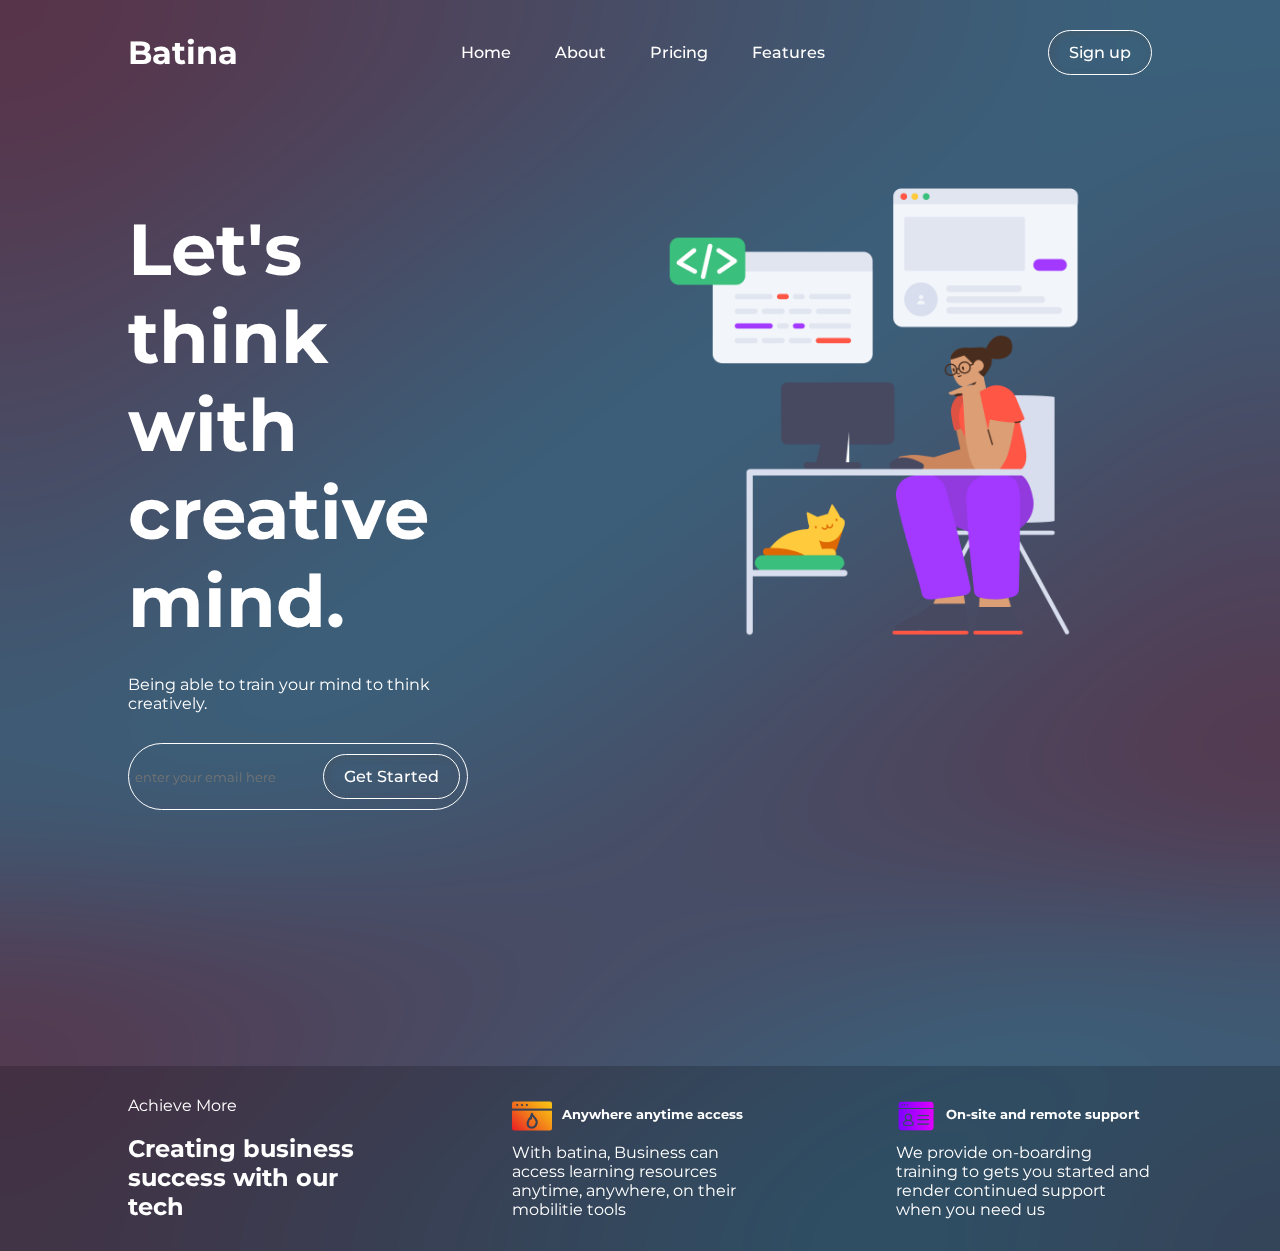
<file: reproductionMaquettes/Batina/index.html>
<!DOCTYPE html>
<html lang="fr">

<head>
    <meta charset="utf-8">
    <title>Batina</title>
    <link href="assets/css/index.css" rel="stylesheet">
    <link rel="preconnect" href="https://fonts.googleapis.com">
    <link rel="preconnect" href="https://fonts.gstatic.com" crossorigin>
    <link href="https://fonts.googleapis.com/css2?family=Montserrat:wght@500&display=swap" rel="stylesheet">
</head>


<body>
    <header>
        <h1 class="logo">Batina</h1>
      <nav>
          <ul class="nav_links">
              <li><a href="">Home</a></li>
              <li><a href="" >About</a></li>
              <li><a href="" >Pricing</a></li>
              <li><a href="" >Features</a></li>
          </ul>
      </nav>
        <a href="" class="cta"><button >Sign up</button></a>
    </header>
    <img class="body_image" src="assets/images/Work%20at%20home.png">
    <h1 class="title">Let's think with creative mind.</h1>
    <p class="description">Being able to train your mind to think creatively.</p>
        <div class="input">
            <input class="email_input" placeholder="enter your email here"> <a href="" class="cta"><button>Get Started</button></a>
            </input>
        </div>

<section class="section1">
    <div class="block1">
        <p>Achieve More</p> <br>
        <h2>Creating business success with our tech</h2>
    </div>

    <div class="block2">
        <img class="section1_image" src="assets/images/la-toile.png" alt="latoile">
        <h5 class="block_title"> Anywhere anytime access</h5>
        <p class="block_description">With batina, Business can access learning resources anytime, anywhere, on their mobilitie tools </p>
    </div>

    <div class="block2">
        <img class="section1_image" src="assets/images/site-internet.png" alt="site_internet">
        <h5 class="block_title">On-site and remote support </h5>
        <p class="block_description">We provide on-boarding training to gets you started and render continued support when you need us </p>
    </div>
</section>
</body>

</html>
</file>
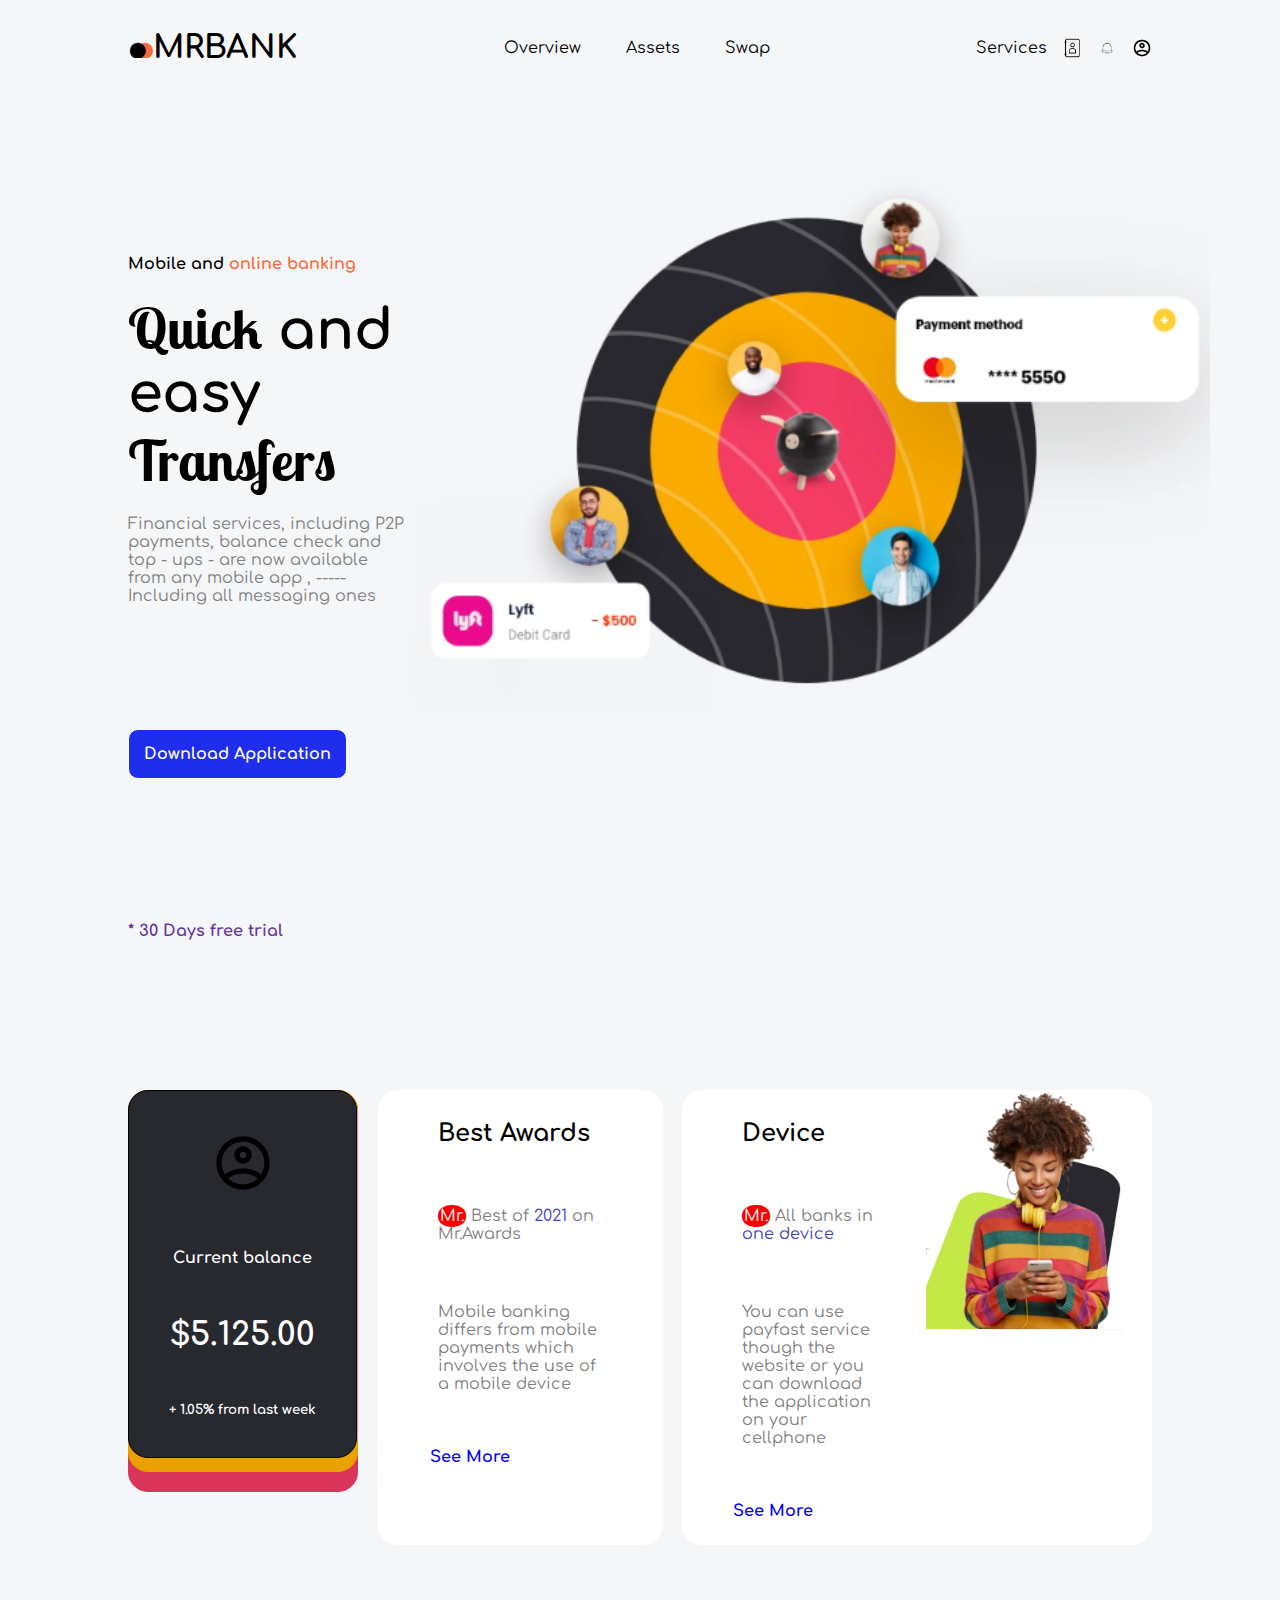
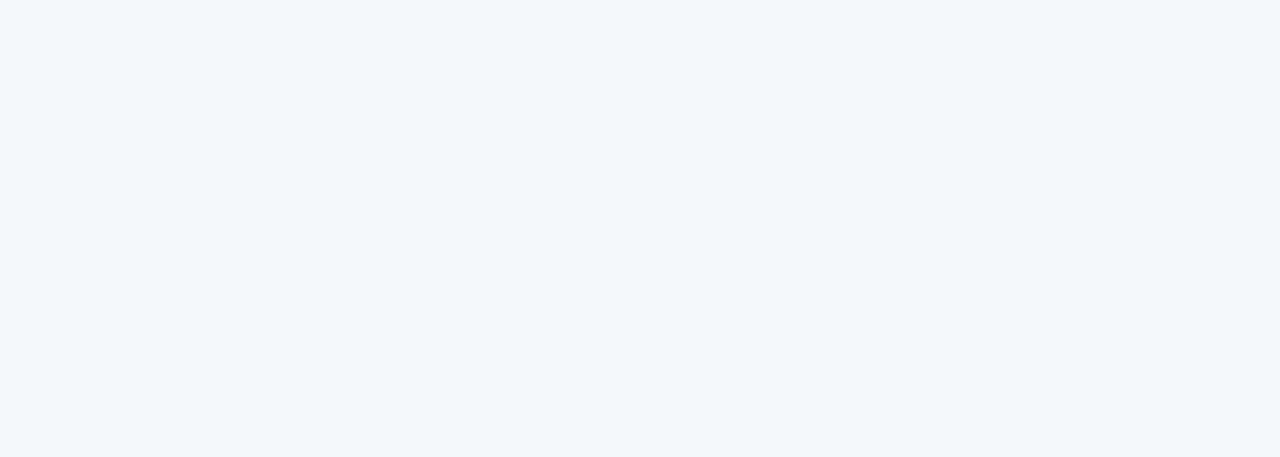
<file: reproductionMaquettes/MrBank/bank/index.html>
<!DOCTYPE html>
<html lang="fr">

<head>
    <meta charset="utf-8">
    <title>MRBANK</title>
    <link href="assets/css/index.css" rel="stylesheet">
    <link rel="preconnect" href="https://fonts.googleapis.com">
    <link rel="preconnect" href="https://fonts.gstatic.com" crossorigin>
    <link href="https://fonts.googleapis.com/css2?family=Comfortaa:wght@600&display=swap" rel="stylesheet">
    <link rel="preconnect" href="https://fonts.googleapis.com">
    <link rel="preconnect" href="https://fonts.gstatic.com" crossorigin>
    <link href="https://fonts.googleapis.com/css2?family=Lobster+Two:wght@700&display=swap" rel="stylesheet">
</head>


<body>
        <header>
            <h1 class="logo"><img src="assets/images/logo1.png" alt="image">MRBANK</h1>
            <nav>
                <ul class="nav_links">
                    <li><a href="" ></a><span class="bold">Overview</span></li>
                    <li><a href="" ></a>Assets</li>
                    <li><a href="" ></a>Swap</li>
                </ul>
            </nav>
            <ul class="nav_links2">
                <li><a href=""></a>Services </li>
                <img class="nav_logo" src="assets/images/icons8-agenda-64.png" alt="agenda">
                <img class="nav_logo" src="assets/images/icons8-cloche-64.png" alt="cloche">
                <img class="nav_logo" src="assets/images/icons8-utilisateur-64.png" alt="user">
            </ul>
        </header>

        <img src="assets/images/home_image.png" class="home_image" alt="image">
        <h6>Mobile and <span>online banking</span></h6>
        <h1 class="title"><span>Quick</span> and <br>easy <span>Transfers</span></h1>
        <p>Financial services, including P2P payments, balance check and top - ups - are now available from any mobile app
        , ----- Including all messaging ones</p>
        <a href=""><button>Download Application</button></a>


<section class="container">
    <a class="days" href=""><strong>* 30 Days free trial</strong> </a>
    <div class="block_container">
        <div class="block1">
            <img src="assets/images/icons8-utilisateur-64.png" alt="user">
            <h4 class="block1_text">Current balance</h4>
            <h1 class="block1_text">$5.125.00</h1>
            <h5 class="block1_text">+ 1.05% from last week</h5>

        </div>
        <div class="orange">
            <h1>efzf</h1>
        </div>
        <div class="rouge">
            <h1>efzf</h1>
        </div>


        <div class="block2">
            <h2 class="block2_text">Best Awards</h2>
            <p class="block2_text"><span>Mr.</span> Best of <em>2021</em> on Mr.Awards</p>
            <p class="block2_text">Mobile banking differs from mobile payments which involves the use of a mobile device</p>
            <a href=""><button class="empty_button">See More</button></a>
        </div>

        <div class="block3">
            <div class="left">
                <h2 class="block2_text">Device</h2>
                <p class="block2_text"><span>Mr.</span> All banks in <em>one device</em></p>
                <p class="block2_text">You can use payfast service though the website or you can download the application
                    on your cellphone</p>
                <a href=""><button class="empty_button">See More</button></a>
            </div>
            <div class="right">
                <img src="assets/images/block3_image.png" alt="user" class="block_3image">
            </div>
        </div>


    </div>
</section>


</body>

</html>
</file>
<file: reproductionMaquettes/Batina/assets/css/index.css>
*{
    margin: 0;
    padding: 0;
    text-decoration: none;
    font-family: 'Montserrat', sans-serif;
}

*::-webkit-scrollbar {
    width: 0 !important;
}

li, a, button {
    font-weight: 500;
    font-size: 16px;
    text-decoration: none;
    color: white;

}
li{
    position: relative;
}

li:after {
    background: #ffffff none repeat scroll 0 0 ;
    top: 25px;
    content: "";
    display: block;
    height: 2px;
    left: 50%;
    position: absolute;
    transition: width 0.3s ease 0s, left 0.3s ease 0s;
    width: 0;
}
li:hover:after {
    width: 100%;
    left: 0;
}
html{
    background: linear-gradient(0.4turn,rgb(93, 44, 65), rgb(56, 100, 127), rgb(93, 44, 65));
    height: 100%;
    color: white;

}
body{
    backdrop-filter: blur(100px);

}

header{
    display: flex;
    justify-content: space-between;
    align-items: center;
    padding: 30px 10%;
}

.logo{
    cursor: pointer;
}

.nav_links{
    list-style: none;
}

.nav_links li{
    display: inline-block;
    padding: 0 20px ;
}


button{
    background-color: transparent;
    border: 1px solid;
    border-radius: 40px;
    padding: 12px 20px 12px 20px;
    box-shadow: inset 2px 2px 6px 1px rgba(80, 80, 80, 0.29);
    cursor: pointer;
}

button:hover{
    box-shadow: inset 4px 4px 8px 3px rgba(80, 80, 80, 0.29);
}

.body_image{
    height: 550px;
    float: right;
    margin-top: 40px ;


}

.title{
    font-size: 4.5em;
    margin-top: 100px;
    padding: 0 10%;

}

.description{
    padding: 30px 10%;
    color: white;

}



.input{
    border: 1px solid;
    border-radius: 40px;
    padding: 10px 0.5%;
    display: inline-block;
    margin-left: 10%;
}

.email_input{
    background-color: transparent;
    border: none;
}

.section1{
    margin-top: 20%;
    display: flex;
    justify-content: space-between;
    background-color: rgba(0, 0, 0, 0.19);
    padding: 30px 10%;
}

.block1{
    width: 25%;

}
.block2{
    width: 25%;
    display: flex;
    flex-wrap: wrap;
}

.section1_image{
    width: 40px;
    height: 40px;
}

.block_title{
    margin: 10px;
}

.block_description{
    margin-top: 5px;
}
</file>
<file: reproductionMaquettes/MrBank/bank/assets/css/index.css>
*{
    margin: 0;
    padding: 0;
    text-decoration: none;
    font-family: 'Comfortaa', cursive;

}

html{
    background-color: #f5f6f8;
    height: 100%;
}

li, a, button {
    font-size: 16px;
    cursor: pointer;
}

*::-webkit-scrollbar {
    width: 0 !important;
}

li{
    position: relative;
}

li:after {
    background: #f96a3a none repeat scroll 0 0 ;
    top: 25px;
    content: "";
    display: block;
    height: 2px;
    left: 50%;
    position: absolute;
    transition: width 0.3s ease 0s, left 0.3s ease 0s;
    width: 0;
}
li:hover:after {
    width: 100%;
    left: 0;
}

button {
    text-decoration: none;
    background-color: #1f2dec;
    border: solid 1px;
    padding: 15px;
    margin: 15px 10%;
    font-weight: bold;
    color: white;
    border-radius: 10px;
}

button:hover{
    background-color: #17219d;

}


header{
    display: flex;
    align-items: center;
    padding: 30px 10%;
    justify-content: space-between;

}

.logo{
    cursor: pointer;
}

.nav_links{
    justify-content: space-between;
}

.nav_links li{
    display: inline-block;
    padding: 0 20px;

}

.nav_links2{
    list-style: none;
    display: flex;
    align-items: center;
}

.nav_logo{
    width: 20px;
    margin-left: 15px;
    cursor: pointer;
}


h6 span{
    color: #f96a3a;
}

h1 span{
    font-family: 'Lobster Two', cursive;

}
h6{
    margin-top: 150px;
}

.title, h6, p{
    padding: 10px 10%;
    width: 30%;
}

.title{
    font-size: 3.5em;
}

h6, p{
    font-size: 1em;
}

p{
    color: gray;
}


.home_image{
    float: right;
    display: flex;
    margin-top: 70px;
    margin-right: 70px;
    width: 800px;
}

.days{
    color: rebeccapurple;
    padding: 30px 10%;

}

.container{
    width: 100%;
    margin-top: 10%;
    padding-bottom: 40%;
    justify-content: center;
}


.block1{
    width: auto;
    height: auto;
    border: 1px solid black;
    padding: 40px;
    text-align: center;
    background-color: #28292f;
    color: white;
    border-radius: 20px;
    position: absolute;
}

.block1_text{
    margin-top: 50px;
}
.block2{
    width: 22%;
    border-radius: 20px;
    text-align: left;
    padding: 0 30px;
    background-color: white;
}

.block_container{
    display: flex;
    margin-top: 150px;
    justify-content: space-between;
    padding: 0 10%;


}

.orange {
    width: 228px;
    height: 380px;
    border-radius: 20px;
    border: 1px solid #eaa100;
    background-color: #eaa100;
    z-index: -1;
    position: relative;

}

.rouge{
    width: 228px;
    height: 400px;
    border-radius: 20px;
    border: 1px solid #da345b;
    background-color: #da345b;
    z-index: -999;
    position: absolute;
}

.block2_text{
    padding: 30px 30px;
}



p span{
    color: white;
    background-color: red;
    border-radius: 45%;
    padding: 2px;
}

.block2_text{
    width: auto;
}

em{
    font-style: normal;
    color: #3d42bc;
}

button.empty_button {
    border: none;
    background-color: transparent;
    color: blue;
    padding: 10px 0;

}

.block_3image{
    float: right;
    position: relative;
}

.block3{
    width:40%;
    height: auto;
    border-radius: 20px;
    text-align: left;
    padding: 0 30px;
    background-color: white;
    overflow: hidden;
}

.block3 div {
    width: 50%;
    float: left;
    bottom: 0;
}

.right{

}
</file>
